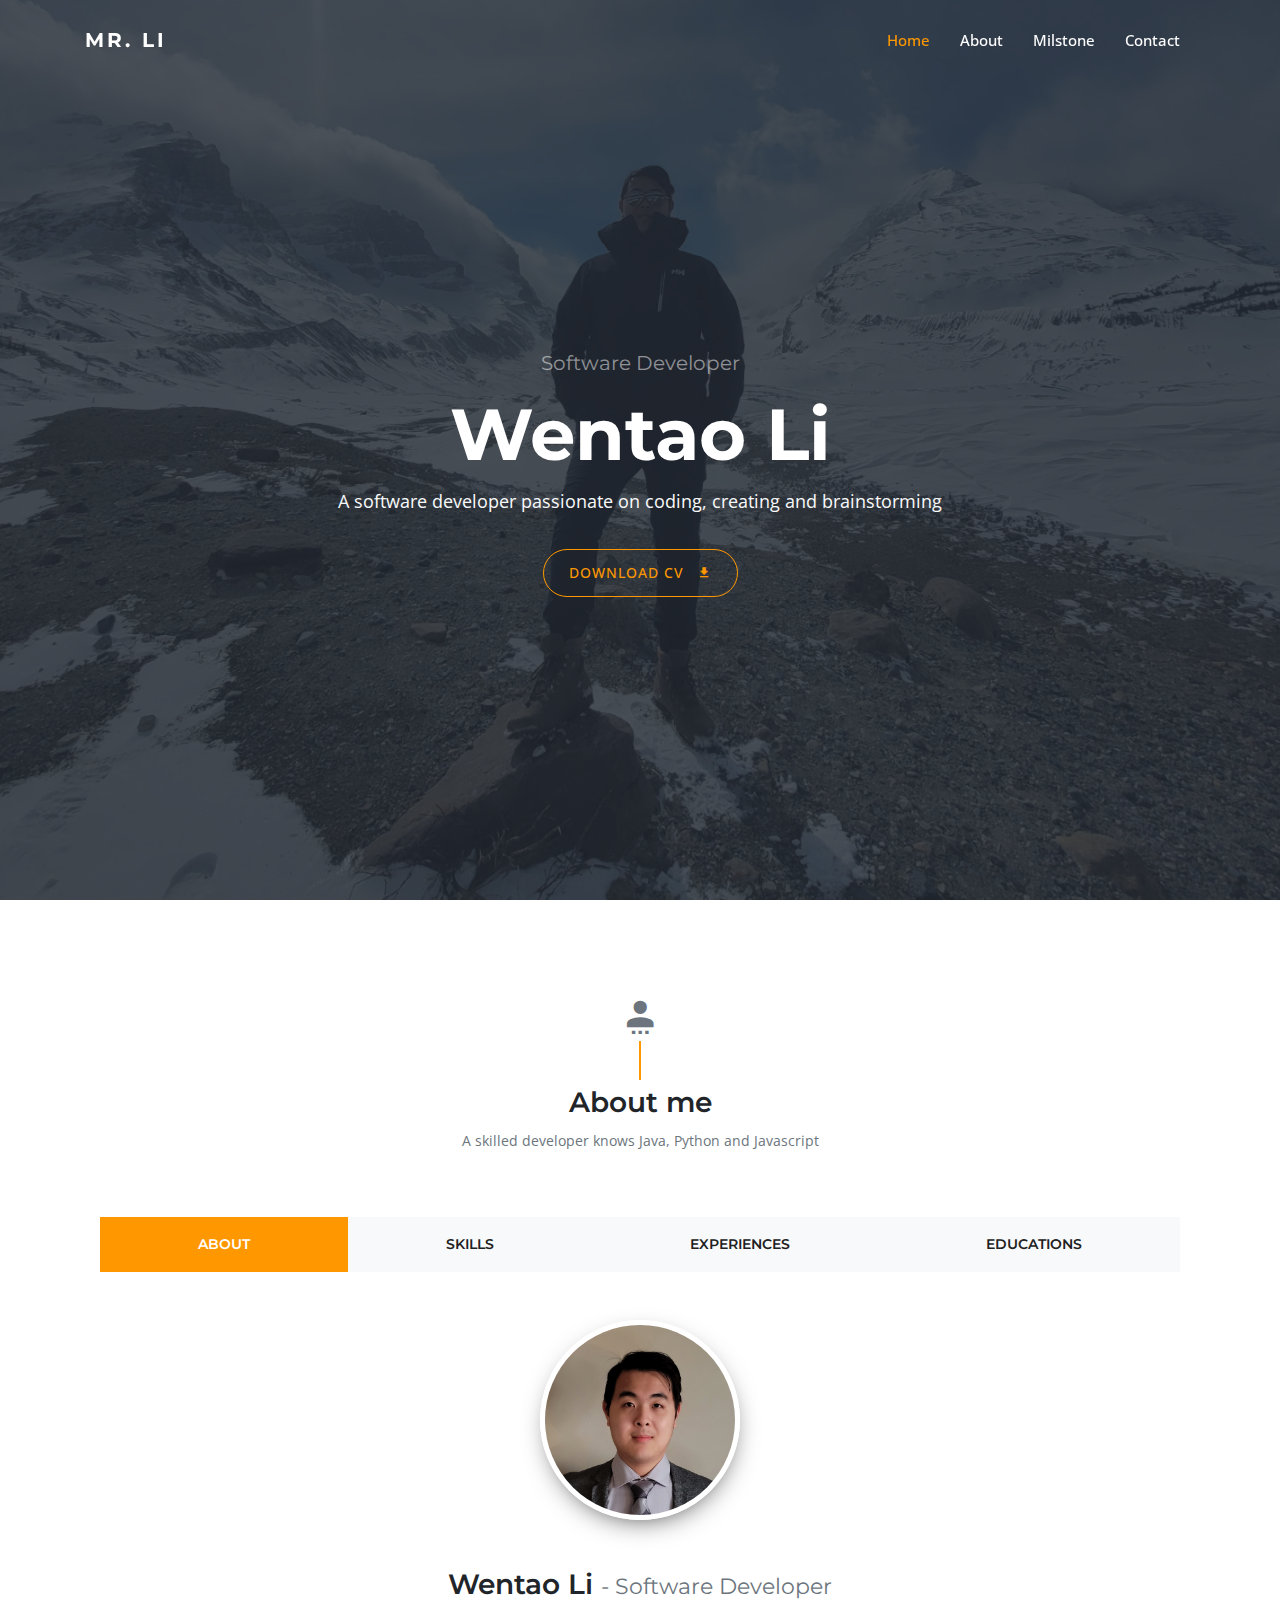
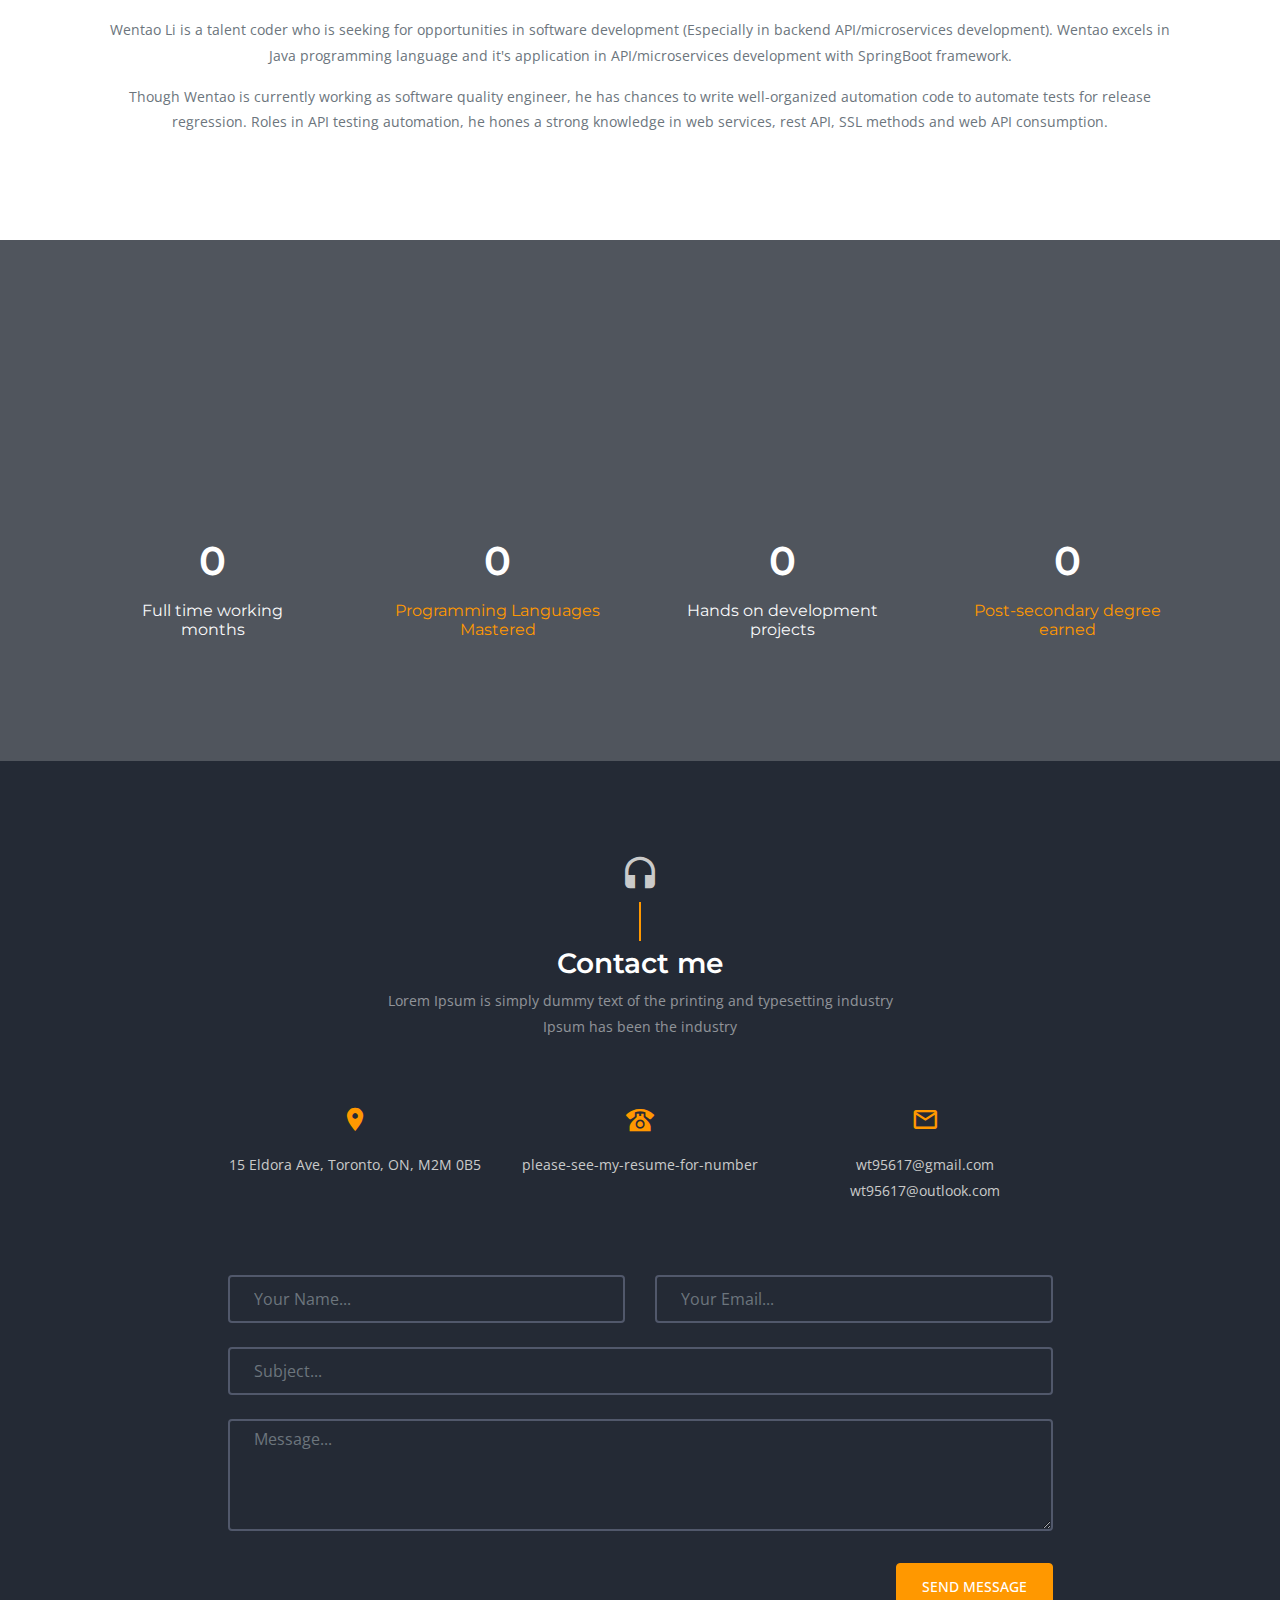
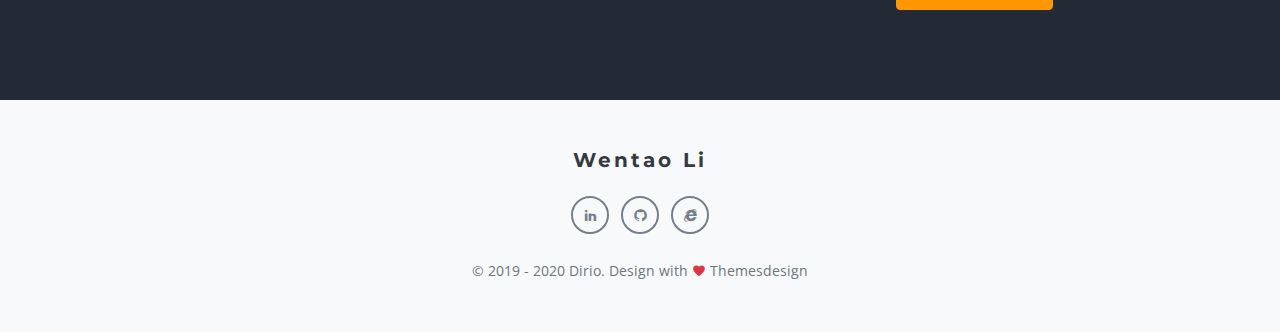
<file: index.html>
<!DOCTYPE html>
<html lang="en" class="no-js">

<head>
    <meta charset="UTF-8">
    <meta name="viewport" content="width=device-width, initial-scale=1">
    <meta name="description" content="Personal Portfolio Template" />
    <meta name="keywords" content="" />
    <meta name="author" content="Themesdesign" />

    <title>Wentao Li Portofilio</title>

    <link rel="shortcut icon" href="images/favicon.ico">

    <!-- google font -->
    <link href="https://fonts.googleapis.com/css?family=Montserrat:400,600,700|Open+Sans" rel="stylesheet">

    <!-- Bootstrap core CSS -->
    <link rel="stylesheet" href="css/bootstrap.min.css" type="text/css">

    <!--Material Icon -->
    <link rel="stylesheet" type="text/css" href="css/materialdesignicons.min.css" />

    <!--mobrise Icon -->
    <link rel="stylesheet" type="text/css" href="css/mobrise.css" />

    <!-- magnific-popup css  -->
    <link rel="stylesheet" type="text/css" href="css/magnific-popup.css" />

    <!-- Custom  Css -->
    <link rel="stylesheet" type="text/css" href="css/style.css" />
    <link rel="stylesheet" type="text/css" href="css/colors/default.css" id="color-opt" />

</head>

<body>

    <!--Navbar Start-->
    <nav class="navbar navbar-expand-lg fixed-top navbar-custom sticky sticky-dark">
        <div class="container">
            <!-- LOGO -->
            <a class="navbar-brand logo text-uppercase" href="index.html">
                Mr. Li
            </a>
            <button class="navbar-toggler" type="button" data-toggle="collapse" data-target="#navbarCollapse"
                aria-controls="navbarCollapse" aria-expanded="false" aria-label="Toggle navigation">
                <i class="mdi mdi-menu"></i>
            </button>
            <div class="collapse navbar-collapse" id="navbarCollapse">
                <ul class="navbar-nav ml-auto navbar-center" id="mySidenav">
                    <li class="nav-item active">
                        <a href="#home" class="nav-link">Home</a>
                    </li>
                    <li class="nav-item">
                        <a href="#about" class="nav-link">About</a>
                    </li>
                    <li class="nav-item">
                        <a href="#counter" class="nav-link">Milstone</a>
                    </li>
                    <li class="nav-item">
                        <a href="#contact" class="nav-link">Contact</a>
                    </li>
                </ul>
            </div>
        </div>
    </nav>
    <!-- Navbar End -->

    <!-- home start -->
    <section class="bg-home" id="home">
        <div class="bg-overlay"></div>
        <div class="home-center">
            <div class="home-desc-center">
                <div class="container">
                    <div class="row justify-content-center">
                        <div class="col-lg-10 mt-5">
                            <div class="home-title text-center">
                                <h5 class="text-white-50 sub-title mb-3 font-weight-normal">Software Developer</h5>
                                <h1 class="display-3 text-white title font-weight-bold">Wentao Li</h1>
                                <p class="text-light mx-auto para-desc">A software developer passionate on coding,
                                    creating and brainstorming</p>
                                <div class="mt-4 pt-2">
                                    <a href="../files/Software Developer Applicant Wentao.pdf" class="btn btn-outline btn-round">Download CV <i
                                            class="mdi mdi-download ml-2"></i></a>
                                </div>
                            </div>
                        </div>
                    </div>
                </div>
            </div>
        </div>
    </section>
    <!-- home end -->

    <!-- about start -->
    <section class="section" id="about">
        <div class="container">
            <div class="row justify-content-center">
                <div class="col-lg-6">
                    <div class="section-title text-center mb-4 pb-2">
                        <div class="mb-5">
                            <i class="mdi mdi-account-settings h1 text-muted"></i>
                        </div>
                        <h3>About me</h3>
                        <p class="text-muted mb-0 mx-auto para-desc">A skilled developer knows Java, Python and
                            Javascript</p>
                    </div>
                </div>
            </div>
            <div class="col-lg-12 mt-4 pt-2">
                <div>
                    <ul class="nav nav-tabs nav-fill" id="myTab" role="tablist">
                        <li class="nav-item">
                            <a class="nav-link active" id="story-tab" data-toggle="tab" href="#story" role="tab"
                                aria-controls="story" aria-selected="true">About</a>
                        </li>
                        <li class="nav-item">
                            <a class="nav-link" id="skill-tab" data-toggle="tab" href="#skill" role="tab"
                                aria-controls="skill" aria-selected="false">Skills</a>
                        </li>
                        <li class="nav-item">
                            <a class="nav-link" id="experience-tab" data-toggle="tab" href="#resume" role="tab"
                                aria-controls="resume" aria-selected="false">Experiences</a>
                        </li>
                        <li class="nav-item">
                            <a class="nav-link" id="education-tab" data-toggle="tab" href="#education" role="tab"
                                aria-controls="education" aria-selected="false">Educations</a>
                        </li>
                    </ul>
                    <div class="tab-content" id="myTabContent">
                        <div class="tab-pane fade show active" id="story" role="tabpanel" aria-labelledby="story-tab">
                            <div class="text-center">
                                <div class="about-img mt-5 mb-5">
                                    <img src="images/header.jpg" alt=""
                                        class="img-fluid mx-auto d-block rounded-circle">
                                </div>
                                <h3 class="mb-3">Wentao Li <small class="text-muted"> - Software Developer</small></h3>
                                <p class="text-muted">
                                    Wentao Li is a talent coder who is seeking for opportunities in software development (Especially in backend API/microservices development). Wentao excels in Java programming language and it's application in API/microservices development with SpringBoot framework. 
                                </p>
                                <p class="text-muted">
                                    Though Wentao is currently working as software quality engineer, he has chances to write well-organized automation code to automate tests for release regression. Roles in API testing automation, he hones a strong knowledge in web services, rest API, SSL methods and web API consumption.
                                </p>
                                <!-- <div class="mt-5">
                                        <a href="#" class="btn btn-outline btn-round">Read more</a>
                                    </div> -->
                            </div>
                        </div>
                        <div class="tab-pane fade" id="skill" role="tabpanel" aria-labelledby="skill-tab">
                            <div class="row">
                                <div class="col-lg-6">
                                    <div class="skill mt-5">
                                        <div>
                                            <p class="text-muted text-uppercase mb-2">Java</p>
                                            <div class="progress">
                                                <div class="progress-bar" style="width:94%;">
                                                    <div class="progress-value text-muted">94%</div>
                                                </div>
                                            </div>
                                        </div>

                                        <div class="mt-5">
                                            <p class="text-muted text-uppercase mb-2">Python</p>
                                            <div class="progress">
                                                <div class="progress-bar" style="width:90%;">
                                                    <div class="progress-value text-muted">90%</div>
                                                </div>
                                            </div>
                                        </div>

                                        <div class="mt-5">
                                            <p class="text-muted text-uppercase mb-2">Javascript</p>
                                            <div class="progress">
                                                <div class="progress-bar" style="width:80%;">
                                                    <div class="progress-value text-muted">80%</div>
                                                </div>
                                            </div>
                                        </div>
                                    </div>
                                </div>
                                <div class="col-lg-6">
                                    <div class="skill">
                                        <div class="mt-5">
                                            <p class="text-muted text-uppercase mb-2">SpringBoot</p>
                                            <div class="progress">
                                                <div class="progress-bar" style="width:80%;">
                                                    <div class="progress-value text-muted">80%</div>
                                                </div>
                                            </div>
                                        </div>
                                        <div class="mt-5">
                                            <p class="text-muted text-uppercase mb-2">RestAPI</p>
                                            <div class="progress">
                                                <div class="progress-bar" style="width:80%;">
                                                    <div class="progress-value text-muted">80%</div>
                                                </div>
                                            </div>
                                        </div>
                                        <div class="mt-5">
                                            <p class="text-muted text-uppercase mb-2">SQL</p>
                                            <div class="progress">
                                                <div class="progress-bar" style="width:76%;">
                                                    <div class="progress-value text-muted">76%</div>
                                                </div>
                                            </div>
                                        </div>
                                    </div>
                                </div>
                            </div>
                        </div>
                        <div class="tab-pane fade" id="resume" role="tabpanel" aria-labelledby="experience-tab">
                            <div class="row">
                                <div class="col-lg-6">
                                    <div class="experiences">
                                        <div class="mt-5 mb-5">
                                            <h5 class="font-weight-bold text-center text-custom">Work Experiences</h5>
                                            <hr>
                                        </div>
                                        <div>
                                            <div>
                                                <h6>Quality Analyst (Test Automation)</h6>
                                                <p class="text-muted">TD Bank Group, 2021.05 - Now</p>
                                                <li class="text-muted">
                                                    Create and maintain test automation code for mobile microservices
                                                    testing, and mobile app testing using Java, Rest-Assured, Cucumber
                                                    (BDD Framework) and Appium
                                                </li>
                                                <li class="text-muted">
                                                    Attend Agile ceremonies including daily stand up, refinement, sprint
                                                    review, PI planning and retrospective sessions
                                                </li>
                                                <li class="text-muted">
                                                    Create and document test cases in JTMF (JIRA Test management
                                                    framework)
                                                </li>
                                                <hr class="mt-4 mb-4">
                                            </div>
                                            <div>
                                                <h6>IT Consultant</h6>
                                                <p class="text-muted">FDM Group Inc, 2021.04 - Now</p>
                                                <li class="text-muted">
                                                    Provide professional services to Fintech clients, which includes:
                                                    <ul class="text-muted">- Providing quality test automation code
                                                        <p>- Providing test analyst services and documented in JIRA and JTMF</p>
                                                    </ul>
                                                </li>
                                                <li class="text-muted">
                                                    Receives professional training on IT skills, which includes:
                                                    <ul class="text-muted">- UNIX training using BASH
                                                        <p>- SQL training using Oracle SQL software, including basic/advanced queries, trigger functions and table manipulations</p>
                                                        <p>- •	API and UI testing training on Rest Assured, Cucumber, Selenium and Appium</p>
                                                    </ul>
                                                </li>
                                                <hr class="mt-4 mb-4">
                                            </div>
                                            </hr>
                                        </div>
                                    </div>
                                    <div class="experiences">
                                        <div class="mt-5 mb-5">
                                            <h5 class="font-weight-bold text-center text-custom">Project Experiences
                                            </h5>
                                            <hr>
                                        </div>
                                        <div>
                                            <div>
                                                <h6>Dupebox Cloud Storage System</h6>
                                                <p class="text-muted">
                                                    A cloud storage application developed using Java and SpringBoot. 
                                                    <p class="text-muted">Tech stack: Java, SpringBoot, Spring Security, Spring Mail, Thymeleaf, maven, MyBatis, MySQL, Junit, Selenium</p>
                                                </p>
                                                <hr class="mt-4 mb-4">
                                            </div>
                                            </hr>
                                        </div>
                                    </div>
                                </div>
                            </div>
                        </div>
                        <div class="tab-pane fade" id="education" role="tabpanel" aria-labelledby="education-tab">
                            <div class="row">
                                <div class="col-lg-6">
                                    <div class="educations">
                                        <div class="mt-5 mb-5">
                                            <h5 class="font-weight-bold text-center text-custom">Educations</h5>
                                            <hr>
                                        </div>
                                        <div>
                                            <div>
                                                <h6>Master of Applied Science</h6>
                                                <p class="text-muted">University of Ottawa, Canada, 2017.09 - 2020.12
                                                </p>
                                                <p class="text-muted">
                                                    Wentao was researhing on multiple stiffness Ankle-foot Orthosis during his master program. His research helps people with lower exteremity disability recover with ease. Major milstone includes one published thesis and one published conference paper
                                                </p>
                                                <hr class="mt-4 mb-4">
                                            </div>
                                            <div>
                                                <h6>Bachelor of Engineering</h6>
                                                <p class="text-muted">Southwest Jiaotong University, China, 2013.09 -
                                                    2017.06</p>
                                                <p class="text-muted">
                                                    Wentao was majoring in Mechanical Engineering during his undergraduate study. Wentao has earned his degree with GPA of 3.55/4.
                                                </p>
                                                <hr class="mt-4 mb-4">
                                            </div>
                                            <div class="mt-5 mb-5">
                                                <h5 class="font-weight-bold text-center text-custom">Certifications</h5>
                                                <hr>
                                            </div>
                                            <div>
                                                <h6>Java Web Developer Nanodegree</h6>
                                                <p class="text-muted">Udacity. Certificated on 2021.09</p>
                                                <p class="text-muted">Wentao completed Java Web Developer courses provided by Udacity. Wentao earned nanodegree as a proof of pass in skills: Java, SpringBoot, SQL, Hibernate and microservices</p>
                                                <hr class="mt-4 mb-4">
                                            </div>
                                            <div>
                                                <h6>Object-Oriented Programming in Java</h6>
                                                <p class="text-muted">Coursera. Certificated on 2020.09</p>
                                                <p class="text-muted">Wentao completed OOP in Java and earned certificate from coursera. Course is provided by UCSD</p>
                                                <hr class="mt-4 mb-4">
                                            </div>
                                            <div>
                                                <h6>Java Programming and Software Engineering Fundamentals Specialization</h6>
                                                <p class="text-muted">Coursera. Certificated on 2020.09</p>
                                                <p class="text-muted">Wentao Java  OOP in Java Programming and Software Engineering Fundamentals Specialization and earned certificate from coursera. Course is provided by Duke University</p>
                                                <hr class="mt-4 mb-4">
                                            </div>
                                        </div>
                                    </div>
                                </div>
                            </div>
                        </div>
                    </div>
                </div>
            </div>
        </div>
    </section>
    <!-- about end -->


    <!-- counters start -->
    
    <section class="section bg-counter">
        <div class="bg-overlay"></div>
        <div class="mt-5 mb-5">
            <h3 class="display-3 text-white title font-weight-bold text-center">Milstone</h1>
        </div>
        <div class="container">
            <div class="row" id="counter">
                <div class="col-lg-3 col-md-6 col-12">
                    <div class="text-center p-4 text-white">
                        <div class="counter-content">
                            <h1 class="counter-value mb-3" data-count="10">0</h1>
                            <h6 class="counter-name text-light font-weight-normal">Full time working months</h6>
                        </div>
                    </div>
                </div>
                <div class="col-lg-3 col-md-6 col-12">
                    <div class="text-center p-4 text-white">
                        <div class="counter-content">
                            <h1 class="counter-value mb-3" data-count="3">0</h1>
                            <h6 class="counter-name text-custom font-weight-normal">Programming Languages Mastered</h6>
                        </div>
                    </div>
                </div>
                <div class="col-lg-3 col-md-6 col-12">
                    <div class="text-center p-4 text-white">
                        <div class="counter-content">
                            <h1 class="counter-value mb-3" data-count="6">0</h1>
                            <h6 class="counter-name text-light font-weight-normal">Hands on development projects</h6>
                        </div>
                    </div>
                </div>
                <div class="col-lg-3 col-md-6 col-12">
                    <div class="text-center p-4 text-white">
                        <div class="counter-content">
                            <h1 class="counter-value mb-3" data-count="2">0</h1>
                            <h6 class="counter-name text-custom font-weight-normal">Post-secondary degree earned</h6>
                        </div>
                    </div>
                </div>
            </div>
        </div>
    </section>
    <!-- counters end -->

    <!-- contact start -->
    <section class="section contact-wrapper bg-contact" id="contact">
        <div class="container">
            <div class="row justify-content-center">
                <div class="col-lg-6">
                    <div class="section-title text-center mb-4 pb-2">
                        <div class="mb-5">
                            <i class="mdi mdi-headphones h1"></i>
                        </div>
                        <h3 class="text-white">Contact me</h3>
                        <p class="text-white-50 mx-auto mb-0 para-desc">Lorem Ipsum is simply dummy text of the printing
                            and typesetting industry Ipsum has been the industry</p>
                    </div>
                </div>
            </div>
            <div class="row justify-content-center">
                <div class="col-lg-3 col-md-4 mt-4 pt-2">
                    <div class="contact-desc text-center">
                        <div class="contact-icon mb-3">
                            <i class="mdi mdi-map-marker text-custom h3"></i>
                        </div>
                        <div class="contact-details">
                            <p class="mb-0">15 Eldora Ave, Toronto, ON, M2M 0B5</p>
                        </div>
                    </div>
                </div>
                <div class="col-lg-3 col-md-4 mt-4 pt-2">
                    <div class="contact-desc text-center">
                        <div class="contact-icon mb-3">
                            <i class="mdi mdi-phone-classic text-custom h3"></i>
                        </div>
                        <div class="contact-details">
                            <p class="mb-0">please-see-my-resume-for-number</p>
                        </div>
                    </div>
                </div>
                <div class="col-lg-3 col-md-4 mt-4 pt-2">
                    <div class="contact-desc text-center">
                        <div class="contact-icon mb-3">
                            <i class="mdi mdi-email-outline text-custom h3"></i>
                        </div>
                        <div class="contact-details">
                            <p class="mb-0">wt95617@gmail.com</p>
                            <p class="mb-0">wt95617@outlook.com</p>
                        </div>
                    </div>
                </div>
            </div>

            <div class="row justify-content-center mt-5 pt-md-4">
                <div class="col-lg-9">
                    <div class="custom-form">
                        <div id="message"></div>
                        <form method="post" action="php/contact.php" name="contact-form" id="contact-form">
                            <div class="row">
                                <div class="col-md-6">
                                    <div class="form-group mb-4">
                                        <input name="name" id="name" type="text" class="form-control"
                                            placeholder="Your Name...">
                                    </div>
                                </div>
                                <div class="col-md-6">
                                    <div class="form-group mb-4">
                                        <input name="email" id="email" type="email" class="form-control"
                                            placeholder="Your Email...">
                                    </div>
                                </div>
                            </div>
                            <div class="row">
                                <div class="col-lg-12">
                                    <div class="form-group mb-4">
                                        <input name="subject" id="subject" type="text" class="form-control"
                                            placeholder="Subject...">
                                    </div>
                                </div>
                            </div>
                            <div class="row">
                                <div class="col-lg-12">
                                    <div class="form-group">
                                        <textarea name="comments" id="comments" rows="4" class="form-control"
                                            placeholder="Message..."></textarea>
                                    </div>
                                </div>
                            </div>
                            <div class="row mt-3">
                                <div class="col-sm-12 text-right">
                                    <input type="submit" id="submit" name="send" class="submitBnt btn btn-custom"
                                        value="Send Message">
                                    <div id="simple-msg"></div>
                                </div>
                            </div>
                        </form>
                        <!-- /form -->
                    </div>
                </div>
            </div>
        </div>
    </section>
    <!-- contact end -->

    <!-- footer start -->
    <footer class="footer bg-light">
        <div class="container">
            <div class="row">
                <div class="col-lg-12">
                    <div class="text-center mt-5 mb-5">
                        <h4 class="mb-4 logo"><a href="#" class="text-dark">Wentao Li</a></h4>
                        <ul class="social-icons mb-4 list-inline">
                            <li class="list-inline-item"><a href="https://www.linkedin.com/in/wentaoli95617/"
                                    class=""><i class="mdi mdi-linkedin"></i></a></li>
                            <li class="list-inline-item"><a href="https://github.com/Legentaory" class=""><i
                                        class="mdi mdi-github-circle"></i></a></li>
                            <li class="list-inline-item"><a href="http://wentaolegend.com" class=""><i
                                        class="mdi mdi-internet-explorer"></i></a></li>
                        </ul>
                        <p class="copyright-desc text-muted mb-0">© 2019 - 2020 Dirio. Design with <i
                                class="mdi mdi-heart text-danger"></i> Themesdesign</p>
                    </div>
                </div>
            </div>
        </div>
    </footer>
    <!-- footer end -->

    <!-- javascript -->
    <script src="js/jquery.min.js"></script>
    <script src="js/bootstrap.bundle.min.js"></script>
    <script src="js/jquery.easing.min.js"></script>
    <script src="js/scrollspy.min.js"></script>
    <!-- Magnific Popup -->
    <script src="js/jquery.magnific-popup.min.js"></script>
    <!-- filter -->
    <script src="js/isotope.js"></script>
    <script src="js/masonry.pkgd.min.js"></script>
    <script src="js/portfolio.init.js"></script>
    <!-- Contact js -->
    <script src="js/contact.js"></script>
    <!-- Counter js -->
    <script src="js/counter.js"></script>
    <!-- custom -->
    <script src="js/app.js"></script>
</body>

</html>
</file>
<file: css/mobrise.css>
@font-face {
  font-family: 'MobiriseIcons';
  src:  url('../fonts/MobiriseIcons.eot?5dqoim');
  src:  url('../fonts/MobiriseIcons.eot?5dqoim#iefix') format('embedded-opentype'),
    url('../fonts/mobirise.ttf?5dqoim') format('truetype'),
    url('../fonts/mobirise.woff?5dqoim') format('woff'),
    url('../fonts/MobiriseIcons.svg?5dqoim#MobiriseIcons') format('svg');
  font-weight: normal;
  font-style: normal;
}

[class^="mbri-"], [class*=" mbri-"] {
  /* use !important to prevent issues with browser extensions that change fonts */
  font-family: 'MobiriseIcons' !important;
  speak: none;
  font-style: normal;
  font-weight: normal;
  font-variant: normal;
  text-transform: none;
  line-height: 1;

  /* Better Font Rendering =========== */
  -webkit-font-smoothing: antialiased;
  -moz-osx-font-smoothing: grayscale;
}

.mbri-add-submenu:before {
  content: "\e900";
}
.mbri-alert:before {
  content: "\e901";
}
.mbri-align-center:before {
  content: "\e902";
}
.mbri-align-justify:before {
  content: "\e903";
}
.mbri-align-left:before {
  content: "\e904";
}
.mbri-align-right:before {
  content: "\e905";
}
.mbri-android:before {
  content: "\e906";
}
.mbri-apple:before {
  content: "\e907";
}
.mbri-arrow-down:before {
  content: "\e908";
}
.mbri-arrow-next:before {
  content: "\e909";
}
.mbri-arrow-prev:before {
  content: "\e90a";
}
.mbri-arrow-up:before {
  content: "\e90b";
}
.mbri-bold:before {
  content: "\e90c";
}
.mbri-bookmark:before {
  content: "\e90d";
}
.mbri-bootstrap:before {
  content: "\e90e";
}
.mbri-briefcase:before {
  content: "\e90f";
}
.mbri-browse:before {
  content: "\e910";
}
.mbri-bulleted-list:before {
  content: "\e911";
}
.mbri-calendar:before {
  content: "\e912";
}
.mbri-camera:before {
  content: "\e913";
}
.mbri-cart-add:before {
  content: "\e914";
}
.mbri-cart-full:before {
  content: "\e915";
}
.mbri-cash:before {
  content: "\e916";
}
.mbri-change-style:before {
  content: "\e917";
}
.mbri-chat:before {
  content: "\e918";
}
.mbri-clock:before {
  content: "\e919";
}
.mbri-close:before {
  content: "\e91a";
}
.mbri-cloud:before {
  content: "\e91b";
}
.mbri-code:before {
  content: "\e91c";
}
.mbri-contact-form:before {
  content: "\e91d";
}
.mbri-credit-card:before {
  content: "\e91e";
}
.mbri-cursor-click:before {
  content: "\e91f";
}
.mbri-cust-feedback:before {
  content: "\e920";
}
.mbri-database:before {
  content: "\e921";
}
.mbri-delivery:before {
  content: "\e922";
}
.mbri-desktop:before {
  content: "\e923";
}
.mbri-devices:before {
  content: "\e924";
}
.mbri-down:before {
  content: "\e925";
}
.mbri-download:before {
  content: "\e926";
}
.mbri-drag-n-drop:before {
  content: "\e927";
}
.mbri-drag-n-drop2:before {
  content: "\e928";
}
.mbri-edit:before {
  content: "\e929";
}
.mbri-edit2:before {
  content: "\e92a";
}
.mbri-error:before {
  content: "\e92b";
}
.mbri-extension:before {
  content: "\e92c";
}
.mbri-features:before {
  content: "\e92d";
}
.mbri-file:before {
  content: "\e92e";
}
.mbri-flag:before {
  content: "\e92f";
}
.mbri-folder:before {
  content: "\e930";
}
.mbri-gift:before {
  content: "\e931";
}
.mbri-github:before {
  content: "\e932";
}
.mbri-globe-2:before {
  content: "\e933";
}
.mbri-globe:before {
  content: "\e934";
}
.mbri-growing-chart:before {
  content: "\e935";
}
.mbri-hearth:before {
  content: "\e936";
}
.mbri-help:before {
  content: "\e937";
}
.mbri-home:before {
  content: "\e938";
}
.mbri-hot-cup:before {
  content: "\e939";
}
.mbri-idea:before {
  content: "\e93a";
}
.mbri-image-gallery:before {
  content: "\e93b";
}
.mbri-image-slider:before {
  content: "\e93c";
}
.mbri-info:before {
  content: "\e93d";
}
.mbri-italic:before {
  content: "\e93e";
}
.mbri-key:before {
  content: "\e93f";
}
.mbri-laptop:before {
  content: "\e940";
}
.mbri-layers:before {
  content: "\e941";
}
.mbri-left-right:before {
  content: "\e942";
}
.mbri-left:before {
  content: "\e943";
}
.mbri-letter:before {
  content: "\e944";
}
.mbri-like:before {
  content: "\e945";
}
.mbri-link:before {
  content: "\e946";
}
.mbri-lock:before {
  content: "\e947";
}
.mbri-login:before {
  content: "\e948";
}
.mbri-logout:before {
  content: "\e949";
}
.mbri-magic-stick:before {
  content: "\e94a";
}
.mbri-map-pin:before {
  content: "\e94b";
}
.mbri-menu:before {
  content: "\e94c";
}
.mbri-mobile:before {
  content: "\e94d";
}
.mbri-mobile2:before {
  content: "\e94e";
}
.mbri-mobirise:before {
  content: "\e94f";
}
.mbri-more-horizontal:before {
  content: "\e950";
}
.mbri-more-vertical:before {
  content: "\e951";
}
.mbri-music:before {
  content: "\e952";
}
.mbri-new-file:before {
  content: "\e953";
}
.mbri-numbered-list:before {
  content: "\e954";
}
.mbri-opened-folder:before {
  content: "\e955";
}
.mbri-pages:before {
  content: "\e956";
}
.mbri-paper-plane:before {
  content: "\e957";
}
.mbri-paperclip:before {
  content: "\e958";
}
.mbri-photo:before {
  content: "\e959";
}
.mbri-photos:before {
  content: "\e95a";
}
.mbri-pin:before {
  content: "\e95b";
}
.mbri-play:before {
  content: "\e95c";
}
.mbri-plus:before {
  content: "\e95d";
}
.mbri-preview:before {
  content: "\e95e";
}
.mbri-print:before {
  content: "\e95f";
}
.mbri-protect:before {
  content: "\e960";
}
.mbri-question:before {
  content: "\e961";
}
.mbri-quote-left:before {
  content: "\e962";
}
.mbri-quote-right:before {
  content: "\e963";
}
.mbri-redo:before {
  content: "\e964";
}
.mbri-refresh:before {
  content: "\e965";
}
.mbri-responsive:before {
  content: "\e966";
}
.mbri-right:before {
  content: "\e967";
}
.mbri-rocket:before {
  content: "\e968";
}
.mbri-sad-face:before {
  content: "\e969";
}
.mbri-sale:before {
  content: "\e96a";
}
.mbri-save:before {
  content: "\e96b";
}
.mbri-search:before {
  content: "\e96c";
}
.mbri-setting:before {
  content: "\e96d";
}
.mbri-setting2:before {
  content: "\e96e";
}
.mbri-setting3:before {
  content: "\e96f";
}
.mbri-share:before {
  content: "\e970";
}
.mbri-shopping-bag:before {
  content: "\e971";
}
.mbri-shopping-basket:before {
  content: "\e972";
}
.mbri-shopping-cart:before {
  content: "\e973";
}
.mbri-sites:before {
  content: "\e974";
}
.mbri-smile-face:before {
  content: "\e975";
}
.mbri-speed:before {
  content: "\e976";
}
.mbri-star:before {
  content: "\e977";
}
.mbri-success:before {
  content: "\e978";
}
.mbri-sun:before {
  content: "\e979";
}
.mbri-sun2:before {
  content: "\e97a";
}
.mbri-tablet-vertical:before {
  content: "\e97b";
}
.mbri-tablet:before {
  content: "\e97c";
}
.mbri-target:before {
  content: "\e97d";
}
.mbri-timer:before {
  content: "\e97e";
}
.mbri-to-ftp:before {
  content: "\e97f";
}
.mbri-to-local-drive:before {
  content: "\e980";
}
.mbri-touch-swipe:before {
  content: "\e981";
}
.mbri-touch:before {
  content: "\e982";
}
.mbri-trash:before {
  content: "\e983";
}
.mbri-underline:before {
  content: "\e984";
}
.mbri-undo:before {
  content: "\e985";
}
.mbri-unlink:before {
  content: "\e986";
}
.mbri-unlock:before {
  content: "\e987";
}
.mbri-up-down:before {
  content: "\e988";
}
.mbri-up:before {
  content: "\e989";
}
.mbri-update:before {
  content: "\e98a";
}
.mbri-upload:before {
  content: "\e98b";
}
.mbri-user:before {
  content: "\e98c";
}
.mbri-user2:before {
  content: "\e98d";
}
.mbri-users:before {
  content: "\e98e";
}
.mbri-video-play:before {
  content: "\e98f";
}
.mbri-video:before {
  content: "\e990";
}
.mbri-watch:before {
  content: "\e991";
}
.mbri-website-theme:before {
  content: "\e992";
}
.mbri-wifi:before {
  content: "\e993";
}
.mbri-windows:before {
  content: "\e994";
}
.mbri-zoom-out:before {
  content: "\e995";
}
</file>
<file: css/style.css>
/* Theme Name: Dirio - Personal Responsive WebPage Tamplate
   Author: Themesdesign
   Version: 1.0.0
   Created: September 2019
   File Description:Main Css file of the template
*/

/*
1.helper
2.navbar
3.home
4.about
5.services
6.work
7.counter
8.testimonial
9.blog
10.contact
11.footer
12.responsive 
*/

body {
    font-family: 'Open Sans', sans-serif;
    font-size: 14px;
}

h1,
h2,
h3,
h4,
h5,
h6 {
    font-family: 'Montserrat', sans-serif;
    font-weight: 600;
}

a {
    text-decoration: none !important;
    outline: none;
}

p {
    line-height: 1.8;
}

/*****************
    1.helper
*****************/

.section {
    padding-top: 90px !important;
    padding-bottom: 90px !important;
    position: relative;
}

.bg-overlay {
    background-color: #242a35;
    opacity: 0.8;
    position: absolute;
    top: 0;
    left: 0;
    height: 100%;
    width: 100%;
}

.vertical-content {
    display: -webkit-flex;
    display: -moz-flex;
    display: -ms-flexbox;
    display: flex;
    align-items: center;
    -webkit-align-items: center;
    justify-content: center;
    -webkit-justify-content: center;
    flex-direction: row;
    -webkit-flex-direction: row;
}

.btn-round {
    border-radius: 30px;
}

.btn {
    padding: 12px 25px;
}

.btn-sm {
    padding: 10px 22px;
}

.btn-custom {
    color: #fff;
    border: 1px solid;
    font-size: 14px;
    transition: all 0.5s;
    font-weight: 500;
    text-transform: uppercase;
}

.btn-custom:hover,
.btn-custom:focus,
.btn-custom:active,
.btn-custom.active,
.btn-custom.focus,
.btn-custom:active,
.btn-custom:focus,
.btn-custom:hover,
.open > .dropdown-toggle.btn-custom {
    outline: none;
    background-color: transparent;
    border: 1px solid;
    text-decoration: none;
}

.btn-outline {
    background-color: transparent;
    border: 1px solid;
    font-size: 14px;
    letter-spacing: 1px;
    transition: all 0.5s;
    font-weight: 500;
    text-transform: uppercase;
}

.btn-outline:hover,
.btn-outline:focus,
.btn-outline:active,
.btn-outline.active,
.btn-outline.focus,
.btn-outline:active,
.btn-outline:focus,
.btn-outline:hover,
.open > .dropdown-toggle.btn-outline {
    color: #fff;
    outline: none;
    text-decoration: none;
}

.section-title:before {
    position: absolute;
    top: 51px;
    left: 0px;
    right: 0px;
    content: "";
    background: #ff9800;
    height: 39px;
    width: 2px;
    margin: 0px auto;
}

.title-header {
    text-transform: uppercase;
    font-size: 18px;
    padding-top: 15px;
    font-weight: 900;
}

/******************
    2.navbar
*******************/

.navbar-custom {
    padding: 20px 0px;
    width: 100%;
    border-radius: 0px;
    z-index: 999;
    margin-bottom: 0px;
    transition: all 0.5s ease-in-out;
}

.navbar-custom .navbar-nav li a {
    line-height: 26px;
    color: #fff;
    font-size: 15px;
    transition: all 0.4s;
    text-transform: capitalize;
    transition: all 0.5s;
    background-color: transparent !important;
    padding: 6px 0;
    margin: 0 15px;
    font-weight: 500;
}

.navbar-custom .navbar-nav .nav-link {
    padding-right: 0px;
    padding-left: 0px;
}

.navbar-toggler {
    font-size: 24px;
    margin-top: 5px;
    margin-bottom: 0px;
    color: #ffffff;
}

.logo {
    color: #fff !important;
    font-weight: 700;
    letter-spacing: 3px;
    font-family: 'Montserrat', sans-serif;
}

.navbar-toggle {
    font-size: 24px;
    margin-top: 5px;
    margin-bottom: 0px;
    color: #ffffff;
}

.nav .open>a,
.nav .open>a:focus,
.nav .open>a:hover {
    background-color: transparent;
    border-color: #337ab7;
}

.navbar-custom .navbar-toggles {
    padding: .25rem .75rem;
    font-size: 18px;
    background: 0 0;
    border: 1px solid transparent;
    color: #fff;
    outline: 0;
}

.navbar-custom .navbar-toggles-icon {
    display: inline-block;
    width: 1.5em;
    height: 1.5em;
    vertical-align: middle;
}

.menu-toggle {
    padding: 4.5px 10px !important;
}

.menu-toggle span {
    line-height: 27px;
}


/*---NAVBAR STICKY--*/

.nav-sticky.navbar-custom {
    margin-top: 0px;
    padding: 10px 0px;
    background-color: #FFF;
    box-shadow: 0 10px 33px rgba(0, 0, 0, .1);
    color: #fff !important;
}

.nav-sticky .navbar-nav li a {
    color: #000;
}

.nav-sticky.navbar-custom .navbar-toggles {
    padding: .25rem .75rem;
    border: 1px solid transparent;
    outline: 0;
}

.nav-sticky .navbar-nav {
    margin-top: 0px;
}

.nav-sticky .logo {
    color: #000 !important;
}

/******************
    3.home
*******************/

.bg-home {
    position: relative;
    background-image: url("../images/bg.jpg");
    height: 100vh;
    background-size: cover;
    background-position: center center;
}

.home-center {
    display: table;
    width: 100%;
    height: 100%;
}

.home-desc-center {
    display: table-cell;
    vertical-align: middle;
}

.home-title .para-desc{
    font-size: 18px;
    max-width: 650px;
}

/********** bg-carousel ************/

.home-slider {
    position: relative;
}

.home-slider .carousel-control-next,
.carousel-control-prev {
    width: 6%;
}

.home-slider .carousel-item,
.home-slider .carousel {
    height: 100vh;
    width: 100%;
}

.home-slider .carousel-item {
    background-position: center center !important;
    background-size: cover !important;
}

/********** home-half ************/

.home-height-half {
    padding: 220px 0 150px 0;
    height: auto;
}

/********** home-video ************/

.video-bg-full {
    height: 100vh;
    position: relative;
    background: #000;
}

/********** home-particles ************/

.animation{
    position: relative;
    z-index: 1;
}

/********** home-gradient-overlay ************/

.bg-gradient-overlay {
    background: linear-gradient(to right, rgb(117, 153, 249), rgb(45, 20, 154));
    opacity: 0.8;
    position: absolute;
    top: 0;
    left: 0;
    height: 100%;
    width: 100%;
}

/********** home-gradient ************/

.bg-gradient{
    background: linear-gradient(to right, rgb(117, 153, 249), rgb(45, 20, 154));
}

/******************
    4.about
*******************/

.nav-tabs{
    background: #f8f9fa;
    border-color: transparent;
}

.nav-tabs .nav-link {
    text-transform: uppercase;
    color: #212121;
    padding: 16px 10px;
    border-radius: 0;
    font-weight: 600;
    font-family: 'Montserrat', sans-serif;
}

.nav-tabs .nav-item.show .nav-link,
.nav-tabs .nav-link:hover,
.nav-tabs .nav-link:focus,
.nav-tabs .nav-link.active {
    color: #ffffff;
    border-color: transparent; 
}

.nav-tabs .nav-link:hover {
    background-color: #242a35;
}

.about-img img {
    max-width: 200px;
    border: 5px solid #fff;
    box-shadow: 1px 9px 31px -15px black;
}

.progress {
    height: 6px;
    background: #484848;
    overflow: visible;
}

.progress .progress-bar {
    position: relative;
    border-radius: 6px;
    -webkit-animation: animate-positive 2s;
    animation: animate-positive 2s;
}

.progress .progress-value {
    display: block;
    position: absolute;
    top: -30px;
    right: -25px;
}

@-webkit-keyframes animate-positive {
    0% {
        width: 0;
    }
}

@keyframes animate-positive {
    0% {
        width: 0;
    }
}

/******************
    5.Services
*******************/

.services-flip-box {
  perspective: 1000px;
}

.services-front-flip,
.services-back-flip {
    transition: transform 0.5s;
    backface-visibility: hidden; 
}

.services-front-flip {
    box-shadow: 0 10px 50px rgba(20, 50, 47, 0.03), 0 10px 40px rgba(0, 0, 0, 0.03);
    min-height: 218px;
    border-radius: 5px;
}
.services-back-flip {
    position: absolute;
    top: 0;
    left: 0;
    width: 100%;
    transform: rotateY(180deg);
    min-height: 218px;
    border-radius: 5px;
}

.services-flip-box:hover .services-front-flip {
    transform: rotateY(-180deg);
}

.services-flip-box:hover .services-back-flip {
    transform: rotateY(0deg);
}

/******************
     6.work
*******************/

.container-filter li {
    list-style: none;
    display: inline-block;
}

.container-filter li a {
    display: block;
    font-size: 11px;
    border: 1px solid #e0e0e0;
    color: #6c757d !important;
    padding: 0px 15px;
    margin: 5px 3px;
    font-weight: 600;
    text-transform: uppercase;
    letter-spacing: 2px;
    cursor: pointer;
    line-height: 34px;
    border-radius: 3px;
    transition: all 0.6s;
}

.container-filter li a.active {
    color: #fff !important;
    border: 1px solid;
}

.container-filter li a:hover {
    color: #fff !important;
    border: 1px solid;
}

.spacing{
    padding-left: 3px;
    padding-right: 3px;
}

.item-box {
    position: relative;
    overflow: hidden;
    display: block;
}

.item-box a {
    display: inline-block;
}

.item-box:hover .item-mask {
    transform: translateX(0%);
    visibility: visible;
}

.item-box:hover .item-mask .item-caption {
    opacity: 1;
}

.item-box:hover .item-container {
    transform: translateX(100%);
    transition: all 0.5s ease-in-out 0s;
    width: 100%;
}

.item-container {
    transform: translateX(0%);
    -ms-transform: translateX(0%);
    -webkit-transform: translateX(0%);
    width: 100%;
    transition: all 0.5s ease-in-out 0s;
    -moz-transition: all 0.5s ease-in-out 0s;
    -webkit-transition: all 0.5s ease-in-out 0s;
    -o-transition: all 0.5s ease-in-out 0s;
}

.item-mask {
    background: none repeat scroll 0 0 #242a35;
    position: absolute;
    transition: all 0.5s ease-in-out 0s;
    -moz-transition: all 0.5s ease-in-out 0s;
    -webkit-transition: all 0.5s ease-in-out 0s;
    -o-transition: all 0.5s ease-in-out 0s;
    top: 0px;
    left: 0px;
    bottom: 0px;
    right: 0px;
    visibility: hidden;
    overflow: hidden;
    transform: translateX(-100%);
}

.item-mask p {
    font-size: 13px;
    letter-spacing: 1.5px;
    font-weight: 500;
    margin: 0;
    color: #fff;
}

.item-mask .item-caption {
    position: absolute;
    bottom: 50%;
    transform: translateY(50%);
    left: 0px;
    right: 0px;
    padding-left: 30px;
    padding-right: 30px;
    transition: all 0.5s ease-in-out 0s;
    -moz-transition: all 0.5s ease-in-out 0s;
    -webkit-transition: all 0.5s ease-in-out 0s;
    -o-transition: all 0.5s ease-in-out 0s;
    opacity: 0;
}

/******************
    7.counter
*******************/

.bg-counter{
    position: relative;
    background-image: url("../images/milstone.jpg");
    background-attachment: fixed;
    background-size: cover;
    background-position: center center;
}

/******************
    8.testimonial
*******************/

.testimonial{
    border-top: 3px solid;
    box-shadow: 0 10px 50px rgba(20, 50, 47, 0.03), 0 10px 40px rgba(0, 0, 0, 0.03);
}

.testi-img img{
    max-width: 84px;
}

.testi-icon i{
    position: absolute;
    right: 45px;
    bottom: -45px;
}

/******************
    9.blog
*******************/
.blog {
    border-radius: 3px;
}

/******************
    10.contact 
*******************/

.bg-contact{
    background: #242a35;
}

.contact-wrapper {
    color: #cacaca;
}

.custom-form .form-control {
    border: 2px solid #51586b;
    height: 48px;
    padding: 0.375rem 1.5rem;
    background: transparent;
    color: #fff;
}

.custom-form textarea.form-control {
    height: auto;
}

.custom-form .form-control:focus {
    outline: 0;
    box-shadow: none;
}

.error {
    margin: 8px 0px;
    display: none;
    color: red;
}

#ajaxsuccess {
    font-size: 16px;
    width: 100%;
    display: none;
    clear: both;
    margin: 8px 0px;
}

.error_message {
    padding: 10px;
    margin-bottom: 20px;
    text-align: center;
    border: 2px solid #f36270;
    color: #f36270;
    border-radius: 5px;
    font-size: 14px;
}

.contact-loader {
    display: none;
}

#success_page {
    text-align: center;
    margin-bottom: 50px;
}

#success_page h3 {
    color: #0dba26;
    font-size: 22px;
}

/*******************
    11.footer
********************/

.bg-footer{
    background: #ffffff;
}

.footer .social-icons li a {
    display: block;
    color: #757f8a;
    font-size: 15px;
    height: 38px;
    width: 38px;
    line-height: 34px;
    text-align: center;
    text-decoration: none !important;
    transition: all 0.4s;
    border: 2px solid #757f8a;
    border-radius: 50%;
}

.footer .social-icons li a:hover {
    color: #fff;
}

.footer .logo {
    font-weight: 700;
    letter-spacing: 3px;
    font-family: 'Montserrat', sans-serif;
    font-size: 20px;
}

/******************
    12.responsive
*******************/

@media (min-width: 200px) and (max-width: 768px) {
    .navbar-custom {
        margin-top: 0px;
        padding: 10px 0px !important;
        background-color: #fff !important;
        box-shadow: 0 10px 33px rgba(0, 0, 0, .1);
        color: #000 !important;
    }
    .navbar-custom .navbar-nav li a {
        transition: all 0.4s;
        color: #000 !important;
        margin: 0px;
    }
    .navbar-custom>.container {
        width: 90%;
    }
    .navbar-custom .navbar-nav li.active a {
        border-color: transparent;
    }
    .navbar-nav {
        margin-top: 0px;
    }
    .navbar-toggler {
        font-size: 24px;
        margin-top: 0px;
        margin-bottom: 0px;
        color: #000;
    }
    .navbar-custom .logo {
        color: #000 !important;
    }
    .bg-home , .home-height-half, .video-bg-full {
        height: auto;
        padding: 150px 0;
    }
    .home-title h1 {
        font-size: 44px;
    }
    .home-title h3 {
        font-size: 24px;
    }
}
</file>
<file: css/colors/default.css>
.text-custom,
.btn-outline,
.btn-custom:hover,
.btn-custom:focus,
.btn-custom:active,
.btn-custom.active,
.btn-custom.focus,
.btn-custom:active,
.btn-custom:focus,
.btn-custom:hover,
.open > .dropdown-toggle.btn-custom,
.navbar-custom .navbar-nav li.active a,
.navbar-custom .navbar-nav li a:hover,
.navbar-custom .navbar-nav li a:active,
.nav-sticky.navbar-custom .navbar-nav li.active a,
.nav-sticky.navbar-custom .navbar-nav li a:hover,
.nav-sticky.navbar-custom .navbar-nav li a:active 
{
  color: #ff9800;
}

.bg-custom,
.btn-custom,
.btn-outline:hover,
.btn-outline:focus,
.btn-outline:active,
.btn-outline.active,
.btn-outline.focus,
.btn-outline:active,
.btn-outline:focus,
.btn-outline:hover,
.open > .dropdown-toggle.btn-outline,
.title:before,
.nav-tabs .nav-item.show .nav-link,
.nav-tabs .nav-link:focus,
.nav-tabs .nav-link.active,
.progress-bar,
.container-filter li a:hover,
.container-filter li a.active,
.footer .social-icons li a:hover
{
	background: #ff9800;
}

.btn-custom,
.btn-custom:hover,
.btn-custom:focus,
.btn-custom:active,
.btn-custom.active,
.btn-custom.focus,
.btn-custom:active,
.btn-custom:focus,
.btn-custom:hover,
.open > .dropdown-toggle.btn-custom,
.btn-outline,
.btn-outline:hover,
.btn-outline:focus,
.btn-outline:active,
.btn-outline.active,
.btn-outline.focus,
.btn-outline:active,
.btn-outline:focus,
.btn-outline:hover,
.open > .dropdown-toggle.btn-outline,
.container-filter li a.active,
.container-filter li a:hover{
	border: 1px solid #ff9800;
}

.testimonial{
    border-top: 3px solid #ff9800;
}

.footer .social-icons li a:hover{
	border-color: #ff9800;
}
</file>
